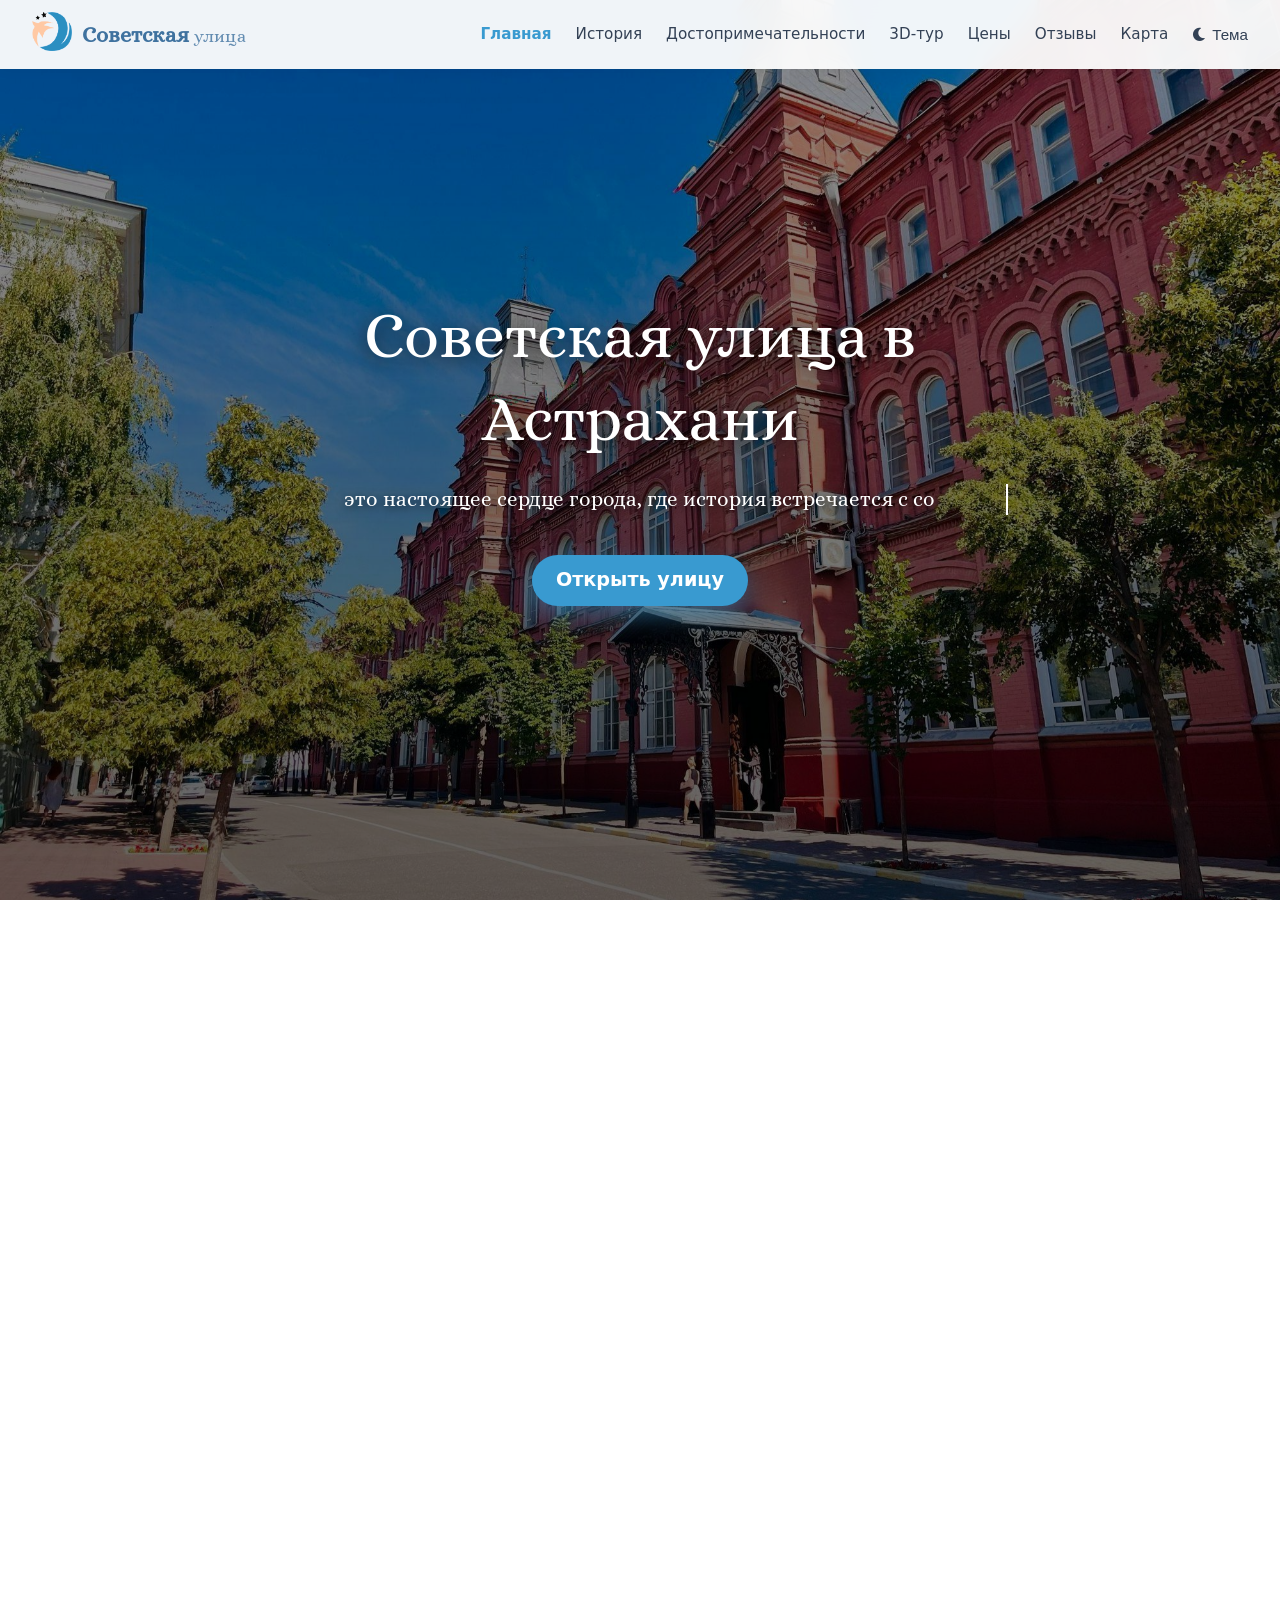
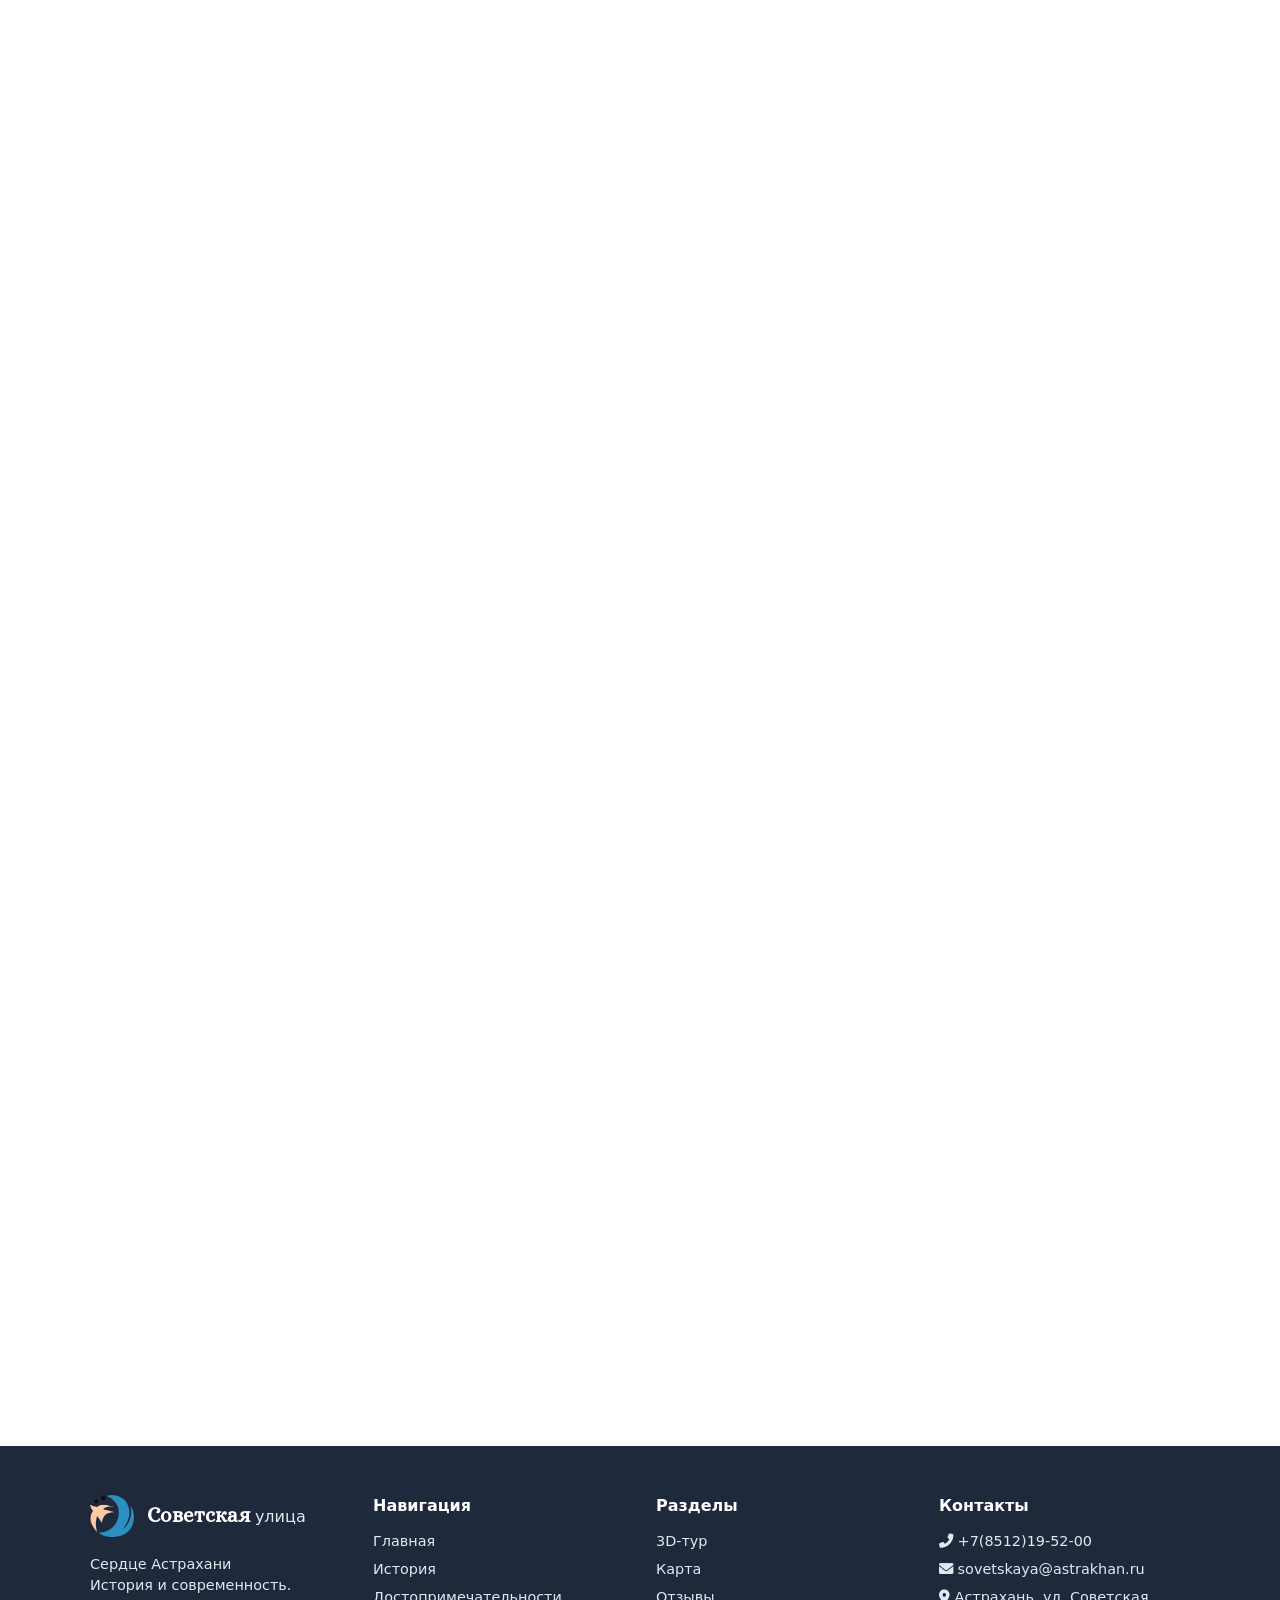
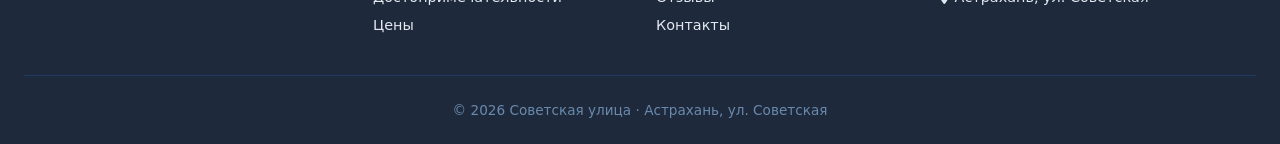
<file: index.html>
<!DOCTYPE html>
<html lang="ru">
<head>
  <meta charset="UTF-8">
  <meta name="viewport" content="width=device-width, initial-scale=1.0, maximum-scale=1.0, user-scalable=yes, viewport-fit=cover">
  <title>Советская улица · Астрахань</title>
  <link href="https://fonts.googleapis.com/css2?family=Alice&display=swap" rel="stylesheet">
  <link rel="stylesheet" href="https://cdnjs.cloudflare.com/ajax/libs/font-awesome/6.0.0-beta3/css/all.min.css">
  <link rel="stylesheet" href="css/style.css">
  <link rel="icon" type="image/png" href="img/favicon.png">
</head>
<body>
  <div class="menu-overlay" id="menuOverlay"></div>

  <!-- Шапка -->
  <header class="header">
    <div class="logo-area">
      <div class="logo-icon">
        <img src="img/logo.png" alt="Логотип" loading="lazy">
      </div>
      <div class="logo-text-wrapper">
        <span class="logo-text-bold">Советская</span>
        <span class="logo-text-light">улица</span>
      </div>
    </div>
    <button class="burger" id="burgerBtn"><i class="fas fa-bars"></i></button>
    <ul class="nav-menu" id="navMenu">
      <li><a href="#hero">Главная</a></li>
      <li><a href="#history">История</a></li>
      <li><a href="#attractions">Достопримечательности</a></li>
      <li><a href="#tour">3D-тур</a></li>
      <li><a href="#pricing">Цены</a></li>
      <li><a href="#reviews">Отзывы</a></li>
      <li><a href="#map">Карта</a></li>
      <li><button class="theme-toggle-menu" id="themeToggleMenu"><i class="fas fa-moon"></i> Тема</button></li>
    </ul>
  </header>

  <!-- Hero -->
  <section class="hero" id="hero">
    <div class="hero-background" id="parallaxBg"></div>
    <div class="hero-overlay"></div>
    <div class="hero-content">
      <h1>Советская улица в Астрахани</h1>
      <p class="hero-subtitle">это настоящее сердце города, где история встречается с современностью.</p>
      <a href="#history" class="btn">Открыть улицу</a>
    </div>
  </section>

  <!-- История -->
  <section class="section fade-up" id="history">
    <div class="history-grid">
      <div class="history-image">
        <img src="img/history.jpg" alt="Улица Советская" loading="lazy">
      </div>
      <div class="history-text">
        <h2>История улицы</h2>
        <p>Советская улица — одна из старейших магистралей Астрахани. Она начала формироваться ещё в XVIII веке и до сих пор хранит дух купеческого прошлого.</p>
        <p>Прогуливаясь по Советской, вы увидите уникальные фасады, старинные особняки и ощутите пульс настоящего города.</p>
      </div>
    </div>

    <div class="sovetskaya-cards">
      <div class="sov-card" style="background-image: url('img/street.png');">
        <div class="sov-card-content">
          <h3>СОВЕТСКАЯ улица</h3>
          <p>Погрузись в атмосферу центральной улицы Астрахани, прочувствуй дух истории и современный городской ритм.</p>
          <a href="#tour" class="sov-card-btn">Продолжить</a>
        </div>
      </div>
      <div class="sov-card" style="background-image: url('img/excursion.png');">
        <div class="sov-card-content">
          <h3>СОВЕТСКАЯ улица</h3>
          <p>Найди для себя идеальную экскурсию, узнай архитектуру улицы, посети достопримечательности, познакомься с современным ремеслом на Советской.</p>
          <a href="#tour" class="sov-card-btn">Продолжить</a>
        </div>
      </div>
      <div class="sov-card" style="background-image: url('img/Kremlin.png');">
        <div class="sov-card-content">
          <h3>СОВЕТСКАЯ улица</h3>
          <p>Открой Астраханский Кремль - сердце истории и культуры! Начни своё путешествие в прошлое Астрахани.</p>
          <a href="#tour" class="sov-card-btn">Продолжить</a>
        </div>
      </div>
    </div>
  </section>

  <!-- Достопримечательности -->
  <section class="section fade-up" id="attractions">
    <h2 class="cards-title">Достопримечательности</h2>
    <div class="card-grid">
      <div class="card">
        <div class="card-img" style="background-image: url('img/kremlin_card.jpg');"></div>
        <div class="card-body"><h3>Астраханский Кремль</h3><p>Историческое сердце города XVI века.</p><span class="card-badge">Архитектура</span></div>
      </div>
      <div class="card">
        <div class="card-img" style="background-image: url('img/KaryaginHouse_card.jpg');"></div>
        <div class="card-body"><h3>Дом Карягина</h3><p>Архитектурные жемчужины XIX века.</p><span class="card-badge">История</span></div>
      </div>
      <div class="card">
        <div class="card-img" style="background-image: url('img/Museum_card.webp');"></div>
        <div class="card-body"><h3>Музей</h3><p>Старейший из региональных музеев.</p><span class="card-badge">Культура</span></div>
      </div>
      <div class="card">
        <div class="card-img" style="background-image: url('img/ThePersianCourtyard_card.jpg');"></div>
        <div class="card-body"><h3>Персидское торговое подворье</h3><p>Историческое здание в центре.</p><span class="card-badge">История</span></div>
      </div>
      <div class="card">
        <div class="card-img" style="background-image: url('img/dramaTheater_card.jpg');"></div>
        <div class="card-body"><h3>Драматический театр</h3><p>Один из старейших театров России.</p><span class="card-badge">Искусство</span></div>
      </div>
      <div class="card">
        <div class="card-img" style="background-image: url('img/ProvincialGovernment_card.webp');"></div>
        <div class="card-body"><h3>Губернское правление</h3><p>Административное здание XIX века.</p><span class="card-badge">Архитектура</span></div>
      </div>
    </div>
  </section>

  <!-- 3D-тур -->
  <section class="section fade-up" id="tour">
    <h2 class="cards-title">3D-тур по Советской улице</h2>
    <div class="panorama-container">
      <iframe src="https://www.google.com/maps/embed?pb=!4v1715250000000!6m8!1m7!1sCAoSLEFGMVFpcFBuQXF0SmlfMDRrWVUxWmtEY3ZMRWhMcXJQdWh2VENfb2R2ZE5w!2m2!1d46.349102!2d48.040248!3f325!4f15!5f0.7820865974627469" allowfullscreen loading="lazy" title="3D-тур по Советской улице Астрахани"></iframe>
    </div>
    <p style="text-align:center; margin-top:1rem; color:var(--text-light); font-size:0.95rem;">
      <i class="fas fa-vr-cardboard" style="color:var(--accent);"></i> 
      Виртуальная прогулка по улице Советской — вращайте камеру мышью
    </p>
  </section>

  <!-- Цены -->
  <section class="section fade-up" id="pricing">
    <h2 class="cards-title">Услуги и цены</h2>
    <div class="pricing-hero">
      <div class="pricing-hero-content">
        <div class="discount-block">
          <div class="discount-percent">30%</div>
          <div class="discount-text">СКИДКА</div>
          <div class="discount-subtext">для туристов с детьми до 3-х лет</div>
        </div>
        <div class="schedule-block">
          <div class="schedule-title">Расписание экскурсий</div>
          <ul class="schedule-list">
            <li><span class="schedule-day">ПН</span> <span>с 12:00 до 13:30</span></li>
            <li><span class="schedule-day">ВТ</span> <span>с 10:15 до 11:45</span></li>
            <li><span class="schedule-day">СР</span> <span>с 14:20 до 15:50</span></li>
            <li><span class="schedule-day">ЧТ</span> <span>с 17:00 до 18:30</span></li>
            <li><span class="schedule-day">ПТ</span> <span>с 9:05 до 10:35</span></li>
            <li><span class="schedule-day">СБ</span> <span>с 15:30 до 17:00</span></li>
            <li><span class="schedule-day schedule-day-off">ВС</span> <span>выходной</span></li>
          </ul>
        </div>
      </div>
    </div>
  </section>

  <!-- Отзывы -->
  <section class="section fade-up" id="reviews">
    <h2 class="cards-title">Отзывы</h2>
    <div class="slider-container">
      <div class="slider-track" id="sliderTrack">
        <div class="review-card">
          <div class="review-avatar"><img src="img/Елена.jpg" alt="Елена" loading="lazy"></div>
          <div class="stars">★★★★★</div>
          <p>«Экскурсия очень понравилась! Всем советую!»</p>
          <div class="review-author">Елена, май 2026</div>
        </div>
        <div class="review-card">
          <div class="review-avatar"><img src="img/Михаил.jpg" alt="Михаил" loading="lazy"></div>
          <div class="stars">★★★★★</div>
          <p>«Атмосфера невероятная! Обязательно вернусь.»</p>
          <div class="review-author">Михаил, апрель 2026</div>
        </div>
        <div class="review-card">
          <div class="review-avatar"><img src="img/Ольга.jpg" alt="Ольга" loading="lazy"></div>
          <div class="stars">★★★★☆</div>
          <p>«Красивый маршрут, удобно с детьми.»</p>
          <div class="review-author">Ольга, июнь 2026</div>
        </div>
        <div class="review-card">
          <div class="review-avatar"><img src="img/Дмитрий.jpg" alt="Дмитрий" loading="lazy"></div>
          <div class="stars">★★★★★</div>
          <p>«Лучшая улица для вечерних прогулок!»</p>
          <div class="review-author">Дмитрий, июль 2026</div>
        </div>
        <div class="review-card">
          <div class="review-avatar"><img src="img/Анна.jpg" alt="Анна" loading="lazy"></div>
          <div class="stars">★★★★★</div>
          <p>«История на каждом шагу. Спасибо!»</p>
          <div class="review-author">Анна, август 2026</div>
        </div>
      </div>
      <div class="slider-controls">
        <button class="slider-btn" id="prevBtn"><i class="fas fa-chevron-left"></i></button>
        <div id="dotsContainer" style="display:flex; gap:0.5rem;"></div>
        <button class="slider-btn" id="nextBtn"><i class="fas fa-chevron-right"></i></button>
      </div>
    </div>
  </section>

  <!-- Карта -->
  <section class="section fade-up" id="map">
    <h2 class="cards-title">Мы на карте</h2>
    <div class="map-container" id="interactiveMap" style="height: 450px; border-radius: 24px; overflow: hidden; width: 100%;"></div>
    <p style="text-align:center; margin-top:1rem; font-size:0.9rem;">
      <i class="fas fa-map-marker-alt" style="color:var(--accent);"></i> 
      Достопримечательности Советской улицы — кликайте по маркерам
    </p>
  </section>

  <!-- Контакты -->
  <section class="section fade-up" id="contact">
    <h2 class="cards-title">Связь с нами</h2>
    <div class="contact-form">
      <div class="form-group">
        <input type="text" id="name" placeholder="Ваше имя" autocomplete="name">
        <div class="error-msg" id="nameError">Имя должно содержать не менее 2 символов</div>
      </div>
      <div class="form-group">
        <input type="email" id="email" placeholder="Email" autocomplete="email">
        <div class="error-msg" id="emailError">Введите корректный email адрес</div>
      </div>
      <div class="form-group">
        <textarea id="message" rows="4" placeholder="Ваше сообщение"></textarea>
        <div class="error-msg" id="messageError">Сообщение не может быть пустым</div>
      </div>
      <button class="submit-btn" id="submitFormBtn">Отправить</button>
      <div class="success-message" id="successMessage">
        <i class="fas fa-check-circle"></i> Сообщение успешно отправлено! Мы свяжемся с вами в ближайшее время.
      </div>
    </div>
  </section>

  <!-- Подвал -->
  <footer class="footer">
    <div class="footer-grid">
      <div class="footer-col">
        <div class="footer-brand">
          <div class="footer-logo-icon">
            <img src="img/logo.png" alt="Логотип" style="width: 44px; height: 44px; object-fit: contain;" loading="lazy">
          </div>
          <div class="footer-logo-text-wrapper">
            <span class="footer-brand-name">Советская</span>
            <span class="footer-brand-sub">улица</span>
          </div>
        </div>
        <p>Сердце Астрахани<br>История и современность.</p>
      </div>
      <div class="footer-col">
        <h4>Навигация</h4>
        <a href="#hero">Главная</a>
        <a href="#history">История</a>
        <a href="#attractions">Достопримечательности</a>
        <a href="#pricing">Цены</a>
      </div>
      <div class="footer-col">
        <h4>Разделы</h4>
        <a href="#tour">3D-тур</a>
        <a href="#map">Карта</a>
        <a href="#reviews">Отзывы</a>
        <a href="#contact">Контакты</a>
      </div>
      <div class="footer-col">
        <h4>Контакты</h4>
        <p><i class="fas fa-phone-alt"></i> +7(8512)19-52-00</p>
        <p><i class="fas fa-envelope"></i> sovetskaya@astrakhan.ru</p>
        <p><i class="fas fa-map-marker-alt"></i> Астрахань, ул. Советская</p>
      </div>
    </div>
    <div class="footer-bottom">© 2026 Советская улица · Астрахань, ул. Советская</div>
  </footer>

  <script src="https://api-maps.yandex.ru/2.1/?apikey=e827fc83-ce38-4ab6-a773-c53ff2679e0d&lang=ru_RU"></script>
  <script src="js/script.js"></script>
</body>
</html>
</file>
<file: css/style.css>
* {
  margin: 0;
  padding: 0;
  box-sizing: border-box;
}

:root {
  --primary: #5E8FB8;
  --primary-dark: #3F729F;
  --accent: #399AD0;
  --white: #FFFFFF;
  --blue-btn: #399AD0;
  --text-dark: #233774;
  --text-white: #FFFFFF;
  --glass-bg: rgba(63, 114, 159, 0.62);
  --shadow: 0 10px 25px -5px rgba(0, 0, 0, 0.08);
  --bg-light: #ffffff;
  --text-light: #233774;
  --card-bg: #ffffff;
  --footer-bg: #1e293b;
  --footer-text: #e2e8f0;
  --transition-smooth: cubic-bezier(0.4, 0, 0.2, 1);
  --header-bg: rgba(255,255,255,0.94);
  --nav-link: #334155;
  --input-border: #e2e8f0;
}

[data-theme="dark"] {
  --bg-light: #0a1628;
  --text-light: #c8d6e5;
  --card-bg: #112240;
  --footer-bg: #0a1628;
  --footer-text: #a8c4e0;
  --shadow: 0 10px 25px -5px rgba(0,0,0,0.5);
  --text-dark: #c8d6e5;
  --header-bg: rgba(10, 22, 40, 0.94);
  --nav-link: #a8c4e0;
  --input-border: #1e3a5f;
  --primary-dark: #5E8FB8;
  --accent: #64b5f6;
  --blue-btn: #399AD0;
  --glass-bg: rgba(30, 58, 95, 0.75);
}

body {
  font-family: 'Segoe UI', Roboto, system-ui, sans-serif;
  background-color: var(--bg-light);
  color: var(--text-dark);
  line-height: 1.5;
  overflow-x: hidden;
  transition: background-color 0.4s var(--transition-smooth), color 0.4s var(--transition-smooth);
}

.header {
  position: fixed;
  top: 0;
  left: 0;
  width: 100%;
  background: var(--header-bg);
  backdrop-filter: blur(12px);
  box-shadow: 0 2px 12px rgba(0,0,0,0.04);
  z-index: 1000;
  padding: 0.7rem 2rem;
  display: flex;
  align-items: center;
  justify-content: space-between;
}

.logo-area {
  display: flex;
  align-items: center;
  gap: 0.6rem;
}

.logo-icon img {
  width: 40px;
  height: 40px;
  object-fit: contain;
}

.logo-text-wrapper {
  display: flex;
  align-items: baseline;
  gap: 0.35rem;
}

.logo-text-bold {
  font-family: 'Alice', serif;
  font-weight: 700;
  font-size: 1.4rem;
  color: var(--primary-dark);
}

.logo-text-light {
  font-family: 'Alice', serif;
  font-weight: 400;
  font-size: 1.15rem;
  color: var(--primary-dark);
  opacity: 0.8;
}

.nav-menu {
  display: flex;
  gap: 1.5rem;
  align-items: center;
  list-style: none;
}
.nav-menu a, .nav-menu .theme-toggle-menu {
  text-decoration: none;
  color: var(--nav-link);
  font-weight: 500;
  font-size: 0.95rem;
  transition: color 0.3s;
  background: none;
  border: none;
  cursor: pointer;
  display: flex;
  align-items: center;
  gap: 0.3rem;
}
.nav-menu a:hover, .nav-menu .theme-toggle-menu:hover {
  color: var(--accent);
}

/* Явное определение для кнопки темы */
.theme-toggle-menu {
  background: none;
  border: none;
  cursor: pointer;
  font-weight: 500;
  font-size: 0.95rem;
  color: var(--nav-link);
  transition: color 0.3s;
}
.theme-toggle-menu:hover {
  color: var(--accent);
}

.burger {
  display: none;
  font-size: 1.8rem;
  cursor: pointer;
  color: var(--primary-dark);
  background: none;
  border: none;
  z-index: 1001;
}

.menu-overlay {
  position: fixed;
  top: 0;
  left: 0;
  width: 100%;
  height: 100%;
  background: rgba(0,0,0,0.4);
  z-index: 998;
  opacity: 0;
  visibility: hidden;
  transition: opacity 0.4s, visibility 0.4s;
}
.menu-overlay.active {
  opacity: 1;
  visibility: visible;
}

.hero {
  position: relative;
  width: 100%;
  height: 100vh;
  display: flex;
  align-items: center;
  justify-content: center;
  text-align: center;
  overflow: hidden;
  opacity: 0;
  transform: scale(1.05);
  transition: opacity 1.2s var(--transition-smooth), transform 1.2s var(--transition-smooth);
}
.hero.visible {
  opacity: 1;
  transform: scale(1);
}
.hero-background {
  position: absolute;
  top: 0;
  left: 0;
  width: 100%;
  height: 100%;
  background-image: url('../img/hero_bg.jpg');
  background-size: cover;
  background-position: center;
  background-color: #2c3e50;
  z-index: 0;
  will-change: transform;
}
.hero-overlay {
  position: absolute;
  inset: 0;
  background: linear-gradient(0deg, rgba(0,0,0,0.6) 0%, rgba(0,0,0,0.4) 100%);
  z-index: 1;
}
.hero-content {
  position: relative;
  z-index: 2;
  padding: 2rem;
  max-width: 800px;
}
.hero-content h1 {
  font-family: 'Alice', serif;
  font-size: clamp(2.2rem, 6vw, 4rem);
  font-weight: 400;
  color: #FFFFFF;
  text-shadow: 0 4px 20px rgba(0,0,0,0.7);
  margin-bottom: 1.5rem;
  line-height: 1.3;
}
.hero-subtitle {
  font-family: 'Alice', serif;
  font-size: 1.3rem;
  color: #FFFFFF;
  text-shadow: 0 2px 10px rgba(0,0,0,0.7);
  margin-bottom: 2.5rem;
}
.btn {
  background: var(--blue-btn);
  border: none;
  padding: 1rem 3rem;
  font-size: 1.2rem;
  font-weight: 600;
  color: #FFFFFF;
  border-radius: 50px;
  cursor: pointer;
  transition: all 0.3s;
  text-decoration: none;
  box-shadow: 0 10px 25px rgba(57,154,208,0.5);
  position: relative;
  overflow: hidden;
}
.btn:active {
  transform: scale(0.96);
}
.btn:hover {
  background: #2c7db0;
  transform: translateY(-3px);
}

.section {
  padding: 4rem 1.5rem;
  max-width: 1200px;
  margin: 0 auto;
}
.fade-up {
  opacity: 0;
  transform: translateY(40px);
  transition: opacity 0.8s var(--transition-smooth), transform 0.8s var(--transition-smooth);
}
.fade-up.visible {
  opacity: 1;
  transform: translateY(0);
}

.history-grid {
  display: flex;
  gap: 2.5rem;
  align-items: center;
  flex-wrap: wrap;
}
.history-image {
  flex: 1 1 45%;
  border-radius: 24px;
  overflow: hidden;
  box-shadow: var(--shadow);
}
.history-image img {
  width: 100%;
  display: block;
  aspect-ratio: 4/3;
  object-fit: cover;
}
.history-text {
  flex: 1 1 45%;
}
.history-text h2 {
  font-size: 2.2rem;
  color: var(--primary-dark);
  margin-bottom: 1rem;
  font-family: 'Alice', serif;
}

.sovetskaya-cards {
  display: grid;
  grid-template-columns: repeat(auto-fit, minmax(300px, 1fr));
  gap: 2rem;
  margin-top: 3rem;
}
.sov-card {
  position: relative;
  border-radius: 24px;
  overflow: hidden;
  min-height: 380px;
  background-size: cover;
  background-position: center;
  display: flex;
  align-items: flex-end;
  padding: 2rem;
  box-shadow: var(--shadow);
  transition: all 0.4s var(--transition-smooth);
  cursor: pointer;
}
.sov-card::before {
  content: '';
  position: absolute;
  inset: 0;
  background: linear-gradient(0deg, rgba(0,0,0,0.7) 0%, rgba(0,0,0,0.1) 100%);
  z-index: 1;
  transition: all 0.4s;
}
.sov-card:hover::before {
  background: linear-gradient(0deg, rgba(35,55,116,0.8) 0%, rgba(35,55,116,0.2) 100%);
}
.sov-card:hover {
  transform: translateY(-10px);
  box-shadow: 0 25px 40px rgba(0,0,0,0.25);
}
.sov-card-content {
  position: relative;
  z-index: 2;
  color: #FFFFFF;
}
.sov-card-content h3 {
  font-family: 'Alice', serif;
  font-size: 1.8rem;
  margin-bottom: 0.8rem;
  text-transform: uppercase;
}
.sov-card-content p {
  font-size: 0.95rem;
  margin-bottom: 1.5rem;
  opacity: 0.9;
}
.sov-card-btn {
  display: inline-block;
  background: var(--blue-btn);
  color: #FFFFFF;
  padding: 0.7rem 1.8rem;
  border-radius: 30px;
  font-weight: 600;
  text-decoration: none;
  transition: all 0.3s;
  position: relative;
  overflow: hidden;
}
.sov-card-btn:hover {
  background: #2c7db0;
}

.cards-title {
  text-align: center;
  font-size: 2.2rem;
  color: var(--primary-dark);
  margin-bottom: 2rem;
  font-family: 'Alice', serif;
}
.card-grid {
  display: grid;
  grid-template-columns: repeat(3, 1fr);
  gap: 1.8rem;
}
.card {
  background: var(--card-bg);
  border-radius: 20px;
  overflow: hidden;
  box-shadow: var(--shadow);
  transition: all 0.4s;
  cursor: pointer;
}
.card:hover {
  transform: translateY(-10px);
  box-shadow: 0 25px 40px rgba(0,0,0,0.18);
}
.card-img {
  height: 180px;
  background-size: cover;
  background-position: center;
  transition: transform 0.6s;
}
.card:hover .card-img {
  transform: scale(1.08);
}
.card-body {
  padding: 1.2rem;
}
.card-badge {
  display: inline-block;
  padding: 0.3rem 1rem;
  background: var(--accent);
  color: white;
  border-radius: 20px;
  font-size: 0.8rem;
  margin-top: 0.8rem;
}

.panorama-container {
  border-radius: 24px;
  overflow: hidden;
  box-shadow: var(--shadow);
  height: 500px;
  background: #000;
}
.panorama-container iframe {
  width: 100%;
  height: 100%;
  border: none;
}

.pricing-hero {
  position: relative;
  border-radius: 32px;
  overflow: hidden;
  padding: 3rem 2rem;
  margin-top: 2rem;
  background-image: url('../img/pricing-bg.jpg');
  background-size: cover;
  background-position: center;
  background-color: #2c3e50;
  box-shadow: var(--shadow);
}
.pricing-hero::before {
  content: '';
  position: absolute;
  inset: 0;
  background: linear-gradient(135deg, rgba(0,0,0,0.75) 0%, rgba(0,0,0,0.4) 100%);
  z-index: 1;
}
.pricing-hero-content {
  position: relative;
  z-index: 2;
  display: grid;
  grid-template-columns: repeat(auto-fit, minmax(280px, 1fr));
  gap: 2rem;
  align-items: center;
}
.discount-block {
  background: var(--glass-bg);
  backdrop-filter: blur(20px);
  border-radius: 24px;
  padding: 2.5rem 2rem;
  text-align: center;
  color: #FFFFFF;
  border: 1px solid rgba(255,255,255,0.2);
  animation: floatDiscount 4s ease-in-out infinite;
}
@keyframes floatDiscount {
  0%, 100% { transform: translateY(0px); }
  50% { transform: translateY(-8px); }
}
.discount-block:hover {
  transform: translateY(-10px);
  background: rgba(63,114,159,0.75);
}
.discount-percent {
  font-size: 4rem;
  font-weight: 900;
  color: #fbbf24;
  text-shadow: 0 4px 15px rgba(251,191,36,0.5);
  line-height: 1;
}
.discount-text {
  font-size: 1.3rem;
  margin: 0.5rem 0;
  font-weight: 600;
}
.schedule-block {
  background: var(--glass-bg);
  backdrop-filter: blur(20px);
  border-radius: 24px;
  padding: 2rem;
  color: #FFFFFF;
  border: 1px solid rgba(255,255,255,0.2);
}
.schedule-block:hover {
  background: rgba(63,114,159,0.75);
}
.schedule-title {
  font-size: 1.8rem;
  font-family: 'Alice', serif;
  margin-bottom: 1.5rem;
  text-align: center;
}
.schedule-list {
  list-style: none;
  display: grid;
  gap: 0.7rem;
}
.schedule-list li {
  display: flex;
  justify-content: space-between;
  padding: 0.6rem 1rem;
  background: rgba(255,255,255,0.1);
  border-radius: 12px;
  font-size: 0.95rem;
}
.schedule-day {
  font-weight: 700;
}
.schedule-day-off {
  color: #fbbf24;
}

.slider-container {
  max-width: 650px;
  margin: 2rem auto;
  background: var(--card-bg);
  border-radius: 28px;
  box-shadow: var(--shadow);
  padding: 2rem 1.5rem;
  overflow: hidden;
  position: relative;
}
.slider-track {
  display: flex;
  transition: transform 0.6s;
  width: 100%;
}
.review-card {
  min-width: 100%;
  padding: 0 1rem;
  text-align: center;
  flex-shrink: 0;
}
.review-avatar {
  width: 70px;
  height: 70px;
  border-radius: 50%;
  margin: 0 auto 1rem;
  overflow: hidden;
  border: 3px solid var(--accent);
}
.review-avatar img {
  width: 100%;
  height: 100%;
  object-fit: cover;
}
.stars {
  color: #fbbf24;
  font-size: 1.2rem;
  margin-bottom: 0.8rem;
}
.slider-controls {
  display: flex;
  justify-content: center;
  align-items: center;
  gap: 1rem;
  margin-top: 1.5rem;
}
.slider-btn {
  background: var(--primary);
  border: none;
  color: white;
  width: 40px;
  height: 40px;
  border-radius: 50%;
  cursor: pointer;
}
.slider-btn:hover {
  background: var(--primary-dark);
}
.dot {
  width: 10px;
  height: 10px;
  background: #4a6a8a;
  border-radius: 50%;
  cursor: pointer;
  display: inline-block;
  transition: 0.3s;
}
.dot.active {
  background: var(--accent);
  width: 28px;
  border-radius: 12px;
}

.map-container {
  border-radius: 24px;
  overflow: hidden;
  box-shadow: var(--shadow);
  height: 450px;
}
.map-container iframe {
  width: 100%;
  height: 100%;
  border: none;
}

.contact-form {
  max-width: 550px;
  margin: 2rem auto;
  background: var(--card-bg);
  padding: 2rem;
  border-radius: 24px;
  box-shadow: var(--shadow);
}
.form-group {
  margin-bottom: 1.2rem;
}
input, textarea {
  width: 100%;
  padding: 0.9rem 1.1rem;
  border: 1px solid var(--input-border);
  border-radius: 14px;
  font-size: 0.95rem;
  outline: none;
  background: var(--bg-light);
  color: var(--text-dark);
}
input:focus, textarea:focus {
  border-color: var(--accent);
  box-shadow: 0 0 0 3px rgba(100,181,246,0.2);
}
.error-msg {
  color: #ef5350;
  font-size: 0.8rem;
  margin-top: 0.3rem;
  display: none;
}
.submit-btn {
  background: var(--primary-dark);
  border: none;
  padding: 1rem;
  color: #FFFFFF;
  font-weight: 600;
  border-radius: 40px;
  cursor: pointer;
  width: 100%;
  font-size: 1rem;
  transition: 0.2s;
  position: relative;
  overflow: hidden;
}
.submit-btn:hover {
  background: #5E8FB8;
}
.submit-btn:active {
  transform: scale(0.97);
}
.success-message {
  display: none;
  background: #48bb78;
  color: white;
  padding: 1rem;
  border-radius: 14px;
  text-align: center;
  margin-top: 1rem;
}

.footer {
  background: var(--footer-bg);
  color: var(--footer-text);
  padding: 3rem 1.5rem 1.5rem;
  margin-top: 2rem;
}
.footer-brand {
  display: flex;
  align-items: center;
  gap: 0.8rem;
  margin-bottom: 1rem;
}
.footer-logo-icon {
  width: 44px;
  height: 44px;
  border-radius: 14px;
  display: flex;
  align-items: center;
  justify-content: center;
  color: white;
  font-size: 1.4rem;
  background: none;
}
.footer-brand-name {
  font-weight: 700;
  font-size: 1.3rem;
  color: white;
  font-family: 'Alice', serif;
}
.footer-grid {
  max-width: 1100px;
  margin: 0 auto;
  display: grid;
  grid-template-columns: repeat(auto-fit, minmax(160px, 1fr));
  gap: 2rem;
}
.footer-col h4 {
  color: white;
  margin-bottom: 0.8rem;
}
.footer-col a, .footer-col p {
  color: var(--footer-text);
  text-decoration: none;
  font-size: 0.9rem;
  display: block;
  margin-bottom: 0.4rem;
}
.footer-col a:hover {
  color: var(--accent);
}
.footer-bottom {
  text-align: center;
  margin-top: 2rem;
  padding-top: 1.5rem;
  border-top: 1px solid #1e3a5f;
  color: #6a8aad;
  font-size: 0.85rem;
}

/* ========== ГАРАНТИЯ РАЗМЕРА КНОПОК 44x44px ========== */
.btn,
.submit-btn,
.sov-card-btn,
.slider-btn,
.burger,
.theme-toggle-menu {
  min-width: 44px;
  min-height: 44px;
  display: inline-flex;
  align-items: center;
  justify-content: center;
}

.btn,
.submit-btn,
.sov-card-btn {
  padding: 0.7rem 1.5rem;
  min-height: 44px;
}

.burger {
  padding: 10px;
  min-width: 44px;
  min-height: 44px;
}

@media (max-width: 900px) {
  .card-grid { grid-template-columns: repeat(2, 1fr); }
}

@media (max-width: 768px) {
  .burger { display: block; }
  .nav-menu {
    position: fixed;
    top: 0;
    right: -100%;
    width: 75%;
    max-width: 300px;
    height: 100vh;
    background: var(--bg-light);
    flex-direction: column;
    padding: 5rem 2rem 2rem;
    box-shadow: -5px 0 20px rgba(0,0,0,0.1);
    transition: right 0.4s;
    z-index: 999;
    gap: 1.2rem;
    align-items: flex-start;
  }
  .nav-menu.active { right: 0; }
  .history-grid { flex-direction: column; }
  .card-grid { grid-template-columns: 1fr; }
  .panorama-container { height: 300px; }
  
  /* Слайдер на планшетах */
  .slider-container {
    max-width: 100%;
    padding: 1.5rem 1rem;
  }
  
  .review-card p {
    font-size: 0.9rem;
  }
}

/* ========== АДАПТАЦИЯ СЛАЙДЕРА ДЛЯ 390px ========== */
@media (max-width: 390px) {
  .slider-container {
    padding: 1rem;
    margin: 1rem auto;
  }
  
  .review-card {
    padding: 0 0.5rem;
  }
  
  .review-avatar {
    width: 55px;
    height: 55px;
    margin-bottom: 0.7rem;
  }
  
  .stars {
    font-size: 1rem;
    margin-bottom: 0.5rem;
  }
  
  .review-card p {
    font-size: 0.85rem;
    line-height: 1.4;
    padding: 0 0.3rem;
  }
  
  .review-author {
    font-size: 0.75rem;
    margin-top: 0.5rem;
  }
  
  .slider-btn {
    width: 44px;
    height: 44px;
    min-width: 44px;
    min-height: 44px;
  }
  
  .slider-btn i {
    font-size: 1.2rem;
  }
  
  .dot {
    width: 8px;
    height: 8px;
    min-width: 8px;
  }
  
  .dot.active {
    width: 22px;
  }
}

/* Пульсация кнопки */
@keyframes pulse {
  0%, 100% { box-shadow: 0 10px 25px rgba(57,154,208,0.5); }
  50% { box-shadow: 0 15px 40px rgba(57,154,208,0.9), 0 0 0 15px rgba(57,154,208,0.2); }
}

/* Ripple-эффект */
@keyframes rippleEffect {
  to {
    width: 300px;
    height: 300px;
    opacity: 0;
    transform: translate(-50%, -50%);
  }
}

/* Улучшенная мобильная типографика */
@media (max-width: 390px) {
  .header {
    padding: 0.5rem 1rem;
  }
  
  .logo-text-bold {
    font-size: 1.2rem;
  }
  
  .logo-text-light {
    font-size: 1rem;
  }
  
  .hero-content h1 {
    font-size: 1.8rem;
  }
  
  .hero-subtitle {
    font-size: 1rem;
  }
  
  .btn {
    padding: 0.8rem 2rem;
    font-size: 1rem;
  }
  
  .section {
    padding: 2.5rem 1rem;
  }
  
  .cards-title {
    font-size: 1.6rem;
  }
  
  .history-text h2 {
    font-size: 1.6rem;
  }
  
  .sov-card {
    min-height: 280px;
    padding: 1.5rem;
  }
  
  .sov-card-content h3 {
    font-size: 1.3rem;
  }
  
  .discount-percent {
    font-size: 2.5rem;
  }
  
  .contact-form {
    padding: 1.5rem;
  }
}

/* Плавное появление hero-контента */
@keyframes fadeInUp {
  from {
    opacity: 0;
    transform: translateY(30px);
  }
  to {
    opacity: 1;
    transform: translateY(0);
  }
}

.hero-content h1 {
  animation: fadeInUp 1s ease-out;
}

.hero-subtitle {
  animation: fadeInUp 1s ease-out 0.3s both;
}

.hero-content .btn {
  animation: fadeInUp 1s ease-out 0.6s both;
}

/* Улучшенный hover для карточек */
.card {
  transition: all 0.4s cubic-bezier(0.4, 0, 0.2, 1);
}

.card:active {
  transform: scale(0.97);
}

/* Анимация для кнопки темы */
#themeToggleMenu i {
  transition: transform 0.5s;
}

#themeToggleMenu:hover i {
  transform: rotate(180deg);
}
/* Принудительно скрываем бургер на компьютерах */
@media (min-width: 769px) {
  .burger {
    display: none !important;
  }
  .nav-menu {
    display: flex !important;
    position: static !important;
    flex-direction: row !important;
    background: transparent !important;
    box-shadow: none !important;
    padding: 0 !important;
    width: auto !important;
    height: auto !important;
    right: auto !important;
    transform: none !important;
  }
}
</file>
